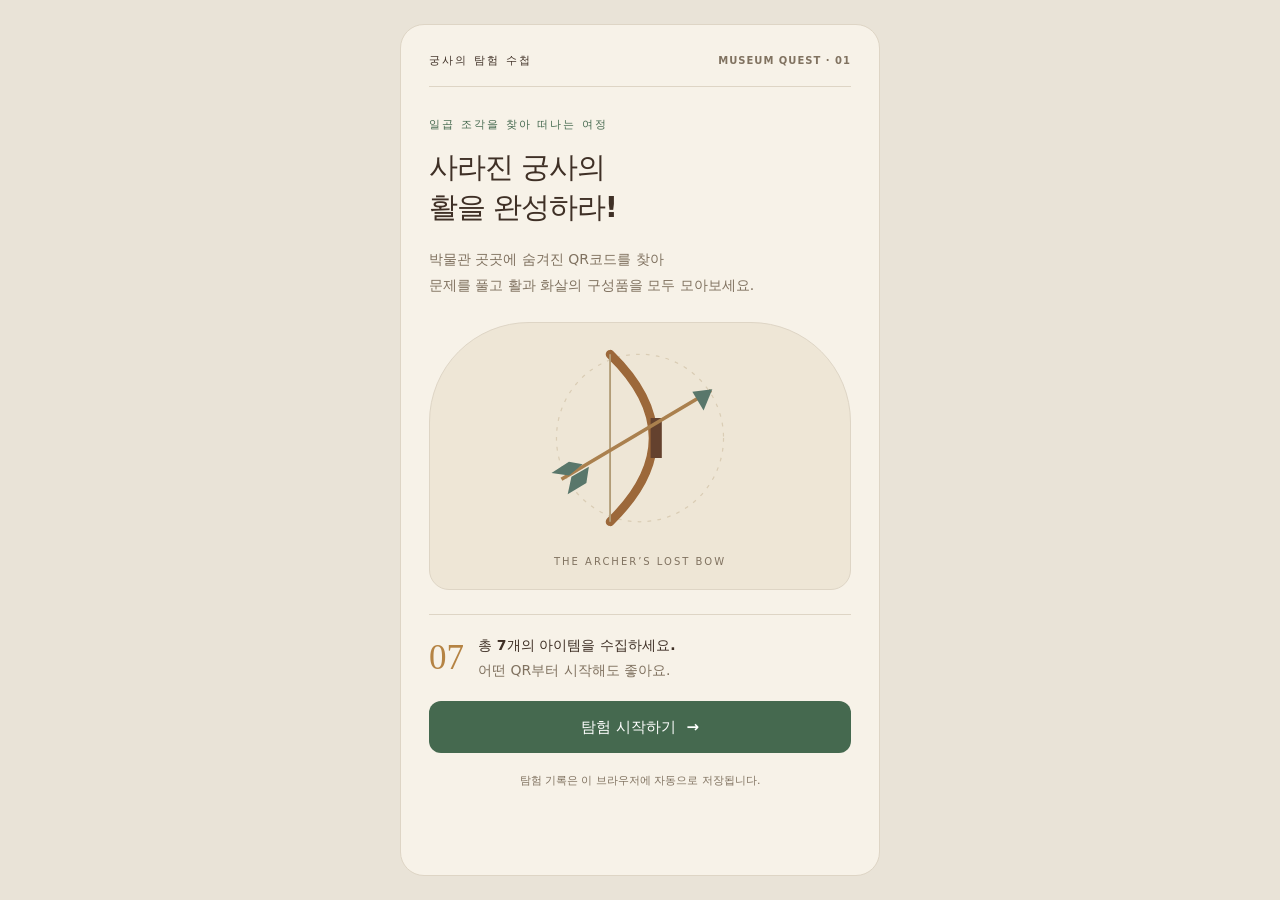
<file: index.html>
<!doctype html>
<html lang="ko"><head><meta charset="utf-8"><meta name="viewport" content="width=device-width, initial-scale=1"><title>사라진 궁사의 활을 완성하라!</title><link rel="stylesheet" href="css/style.css"><script defer src="js/data.js"></script><script defer src="js/storage.js"></script><script defer src="js/index.js"></script></head>
<body><main class="app"><header class="masthead"><span>궁사의 탐험 수첩</span><span class="edition">MUSEUM QUEST · 01</span></header><p class="eyebrow">일곱 조각을 찾아 떠나는 여정</p><h1>사라진 궁사의<br>활을 완성하라!</h1><p class="muted">박물관 곳곳에 숨겨진 QR코드를 찾아<br>문제를 풀고 활과 화살의 구성품을 모두 모아보세요.</p><div class="hero-art"><img src="assets/images/complete.svg" alt="완성할 활과 화살의 일러스트"><p class="art-caption">THE ARCHER’S LOST BOW</p></div><div class="goal"><span class="goal-number">07</span><div><p><strong>총 7개의 아이템을 수집하세요.</strong></p><p class="muted">어떤 QR부터 시작해도 좋아요.</p></div></div><a class="button" href="collection.html">탐험 시작하기 <span aria-hidden="true">&nbsp; →</span></a><p id="saved-progress" class="footnote">탐험 기록은 이 브라우저에 자동으로 저장됩니다.</p></main></body></html>
</file>
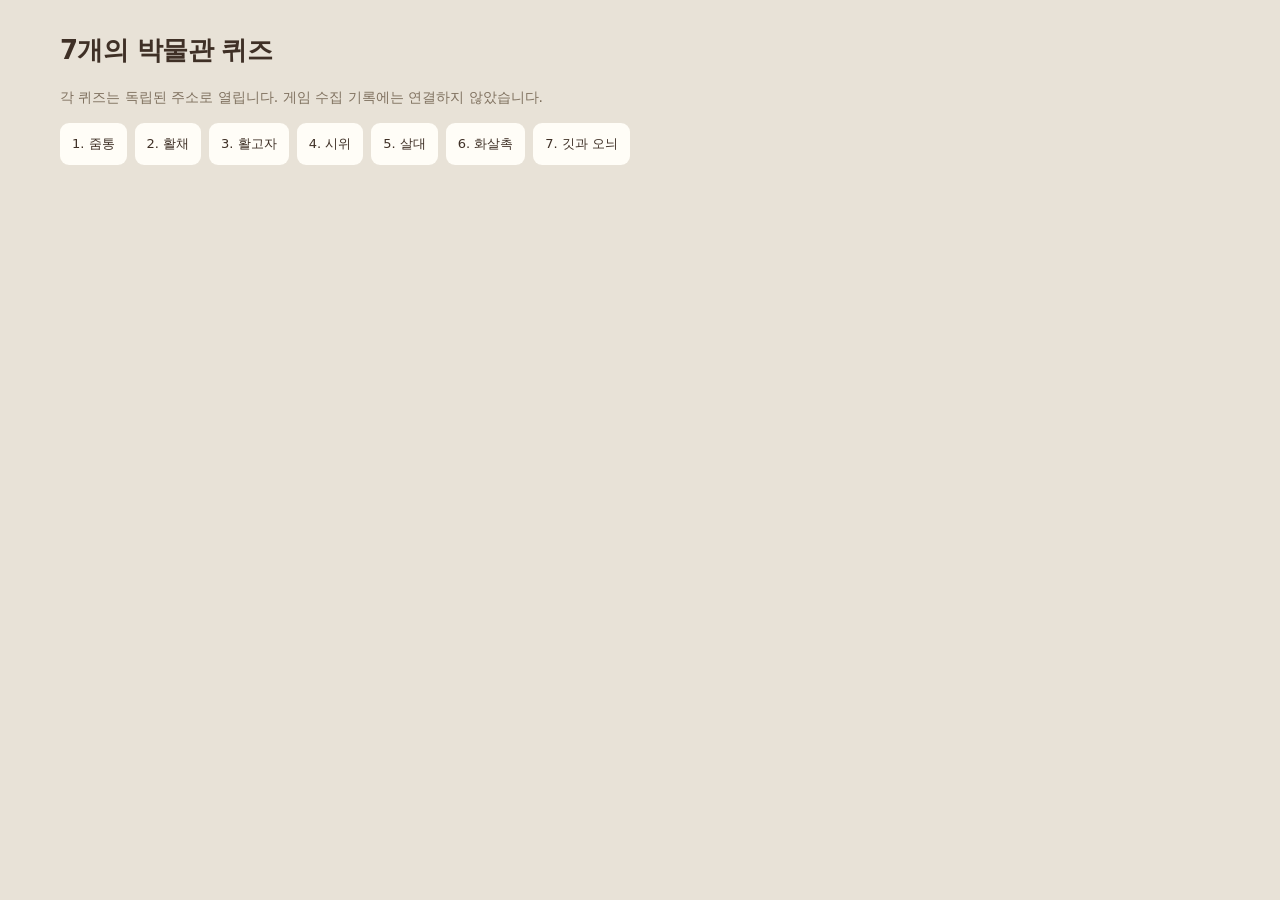
<file: quizzes/index.html>
<!doctype html><html lang="ko"><head><meta charset="utf-8"><meta name="viewport" content="width=device-width,initial-scale=1"><title>독립 박물관 퀴즈</title><link rel="stylesheet" href="style.css"></head><body><main class="intro"><h1>7개의 박물관 퀴즈</h1><p>각 퀴즈는 독립된 주소로 열립니다. 게임 수집 기록에는 연결하지 않았습니다.</p><nav class="nav"><a href="grip.html">1. 줌통</a><a href="upper.html">2. 활채</a><a href="lower.html">3. 활고자</a><a href="string.html">4. 시위</a><a href="shaft.html">5. 살대</a><a href="arrowhead.html">6. 화살촉</a><a href="feather.html">7. 깃과 오늬</a></nav></main></body></html>
</file>
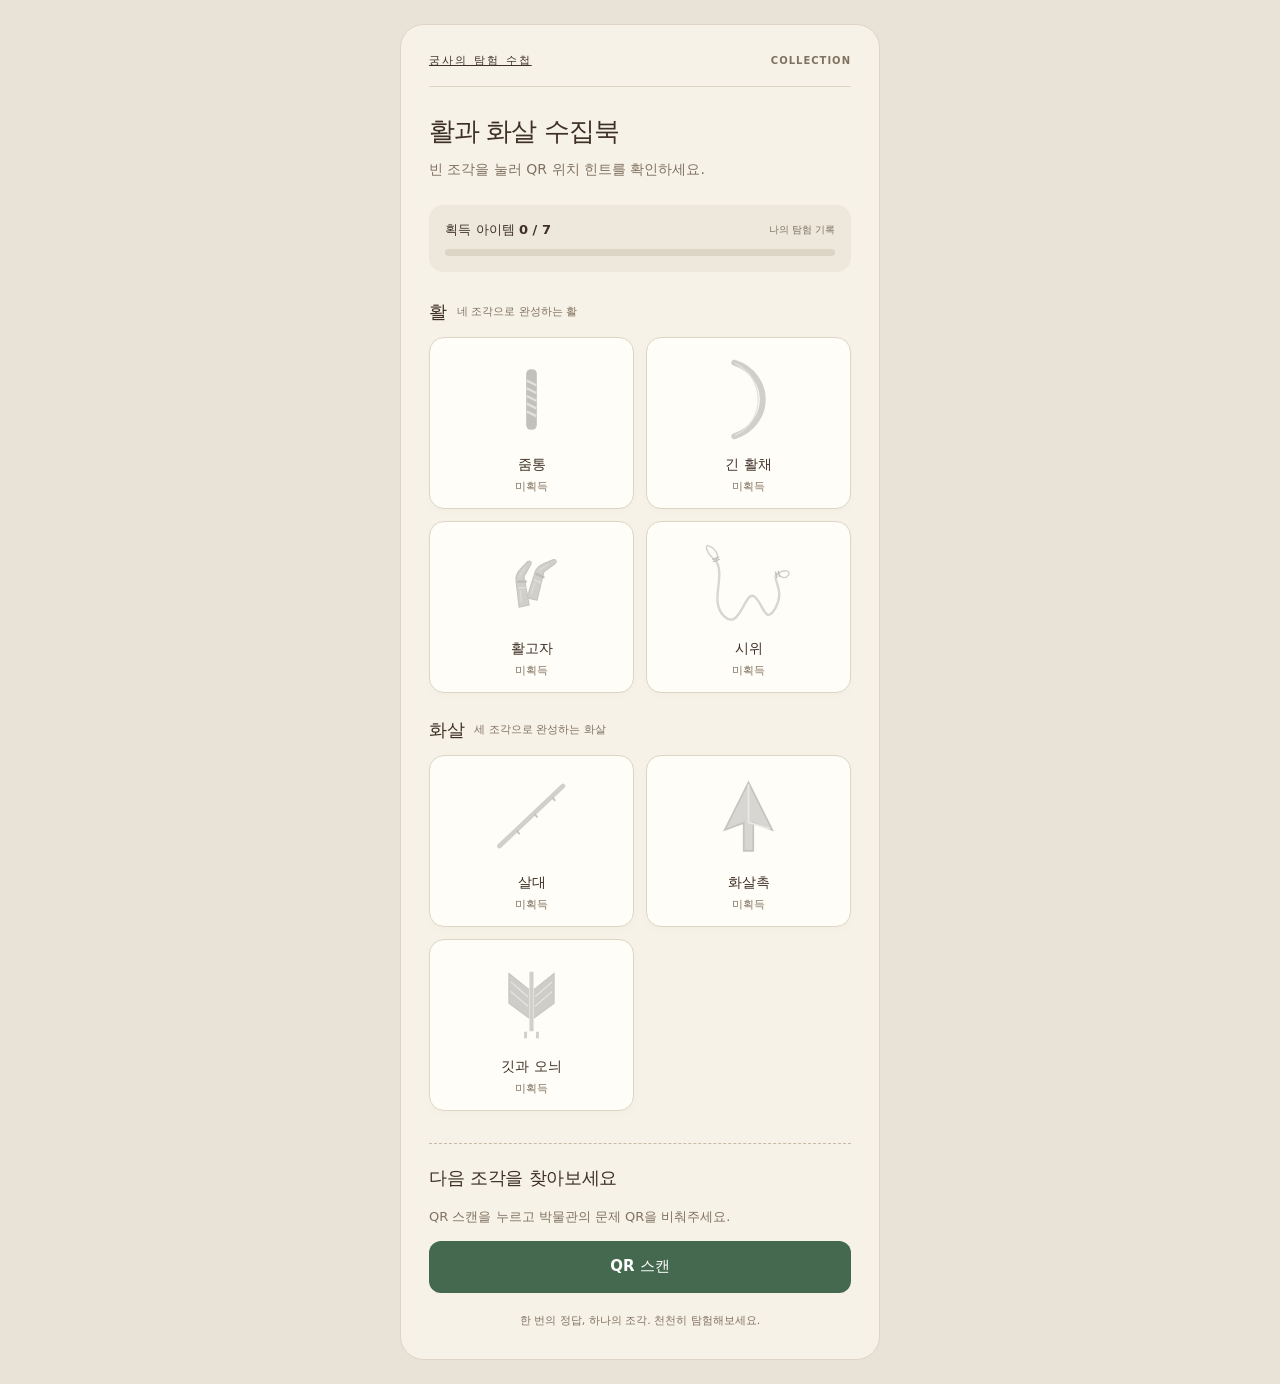
<file: collection.html>
<!doctype html>
<html lang="ko"><head><meta charset="utf-8"><meta name="viewport" content="width=device-width, initial-scale=1"><title>활과 화살 수집북</title><link rel="stylesheet" href="css/style.css"><script defer src="js/data.js"></script><script defer src="js/storage.js"></script><script defer src="js/collection.js"></script><script defer src="js/vendor/jsQR.js"></script><script defer src="js/qr-route.js"></script><script defer src="js/scanner.js"></script></head>
<body><main class="app"><header class="masthead"><a href="index.html">궁사의 탐험 수첩</a><span class="edition">COLLECTION</span></header><div class="page-top"><h1>활과 화살 수집북</h1><p class="muted">빈 조각을 눌러 QR 위치 힌트를 확인하세요.</p></div><div class="progress-block"><div class="progress-label"><span id="progress-text" aria-live="polite">획득 아이템 0 / 7</span><span class="small-tag">나의 탐험 기록</span></div><progress id="collection-progress" value="0" max="7" aria-label="아이템 수집 진행도"></progress></div><section><div class="section-heading"><h2>활</h2><span>네 조각으로 완성하는 활</span></div><div class="item-grid" id="bow-items"></div></section><section><div class="section-heading"><h2>화살</h2><span>세 조각으로 완성하는 화살</span></div><div class="item-grid" id="arrow-items"></div></section><a id="complete-link" class="button secondary" href="complete.html" hidden>완성된 활과 화살 보기</a><section class="scan-entry"><h2>다음 조각을 찾아보세요</h2><p class="muted">QR 스캔을 누르고 박물관의 문제 QR을 비춰주세요.</p><button class="button" id="open-scanner" type="button">QR 스캔</button></section><p class="footnote">한 번의 정답, 하나의 조각. 천천히 탐험해보세요.</p></main><dialog id="item-dialog" aria-labelledby="dialog-title" aria-describedby="dialog-description"><h2 id="dialog-title"></h2><p id="dialog-description"></p><div id="hint-area"><h3>QR 위치 힌트</h3><p id="dialog-hint"></p></div><button class="button" id="close-dialog" type="button">확인</button></dialog><dialog id="scanner-dialog" aria-labelledby="scanner-title">
<h2 id="scanner-title">QR 스캔</h2>
<p class="muted">QR을 비추면 해당 문제로 자동 이동합니다.</p>

<section id="camera-panel" hidden><video id="camera-preview" autoplay muted playsinline aria-label="카메라 미리보기"></video><p id="camera-status" role="status" aria-live="polite"></p><p class="footnote">문제 QR 전체가 화면에 보이도록 비춰주세요. 인식하면 해당 문제로 이동합니다.</p><button id="stop-camera" class="button secondary" type="button">수집북으로 돌아가기</button></section>


</dialog></body></html>
</file>
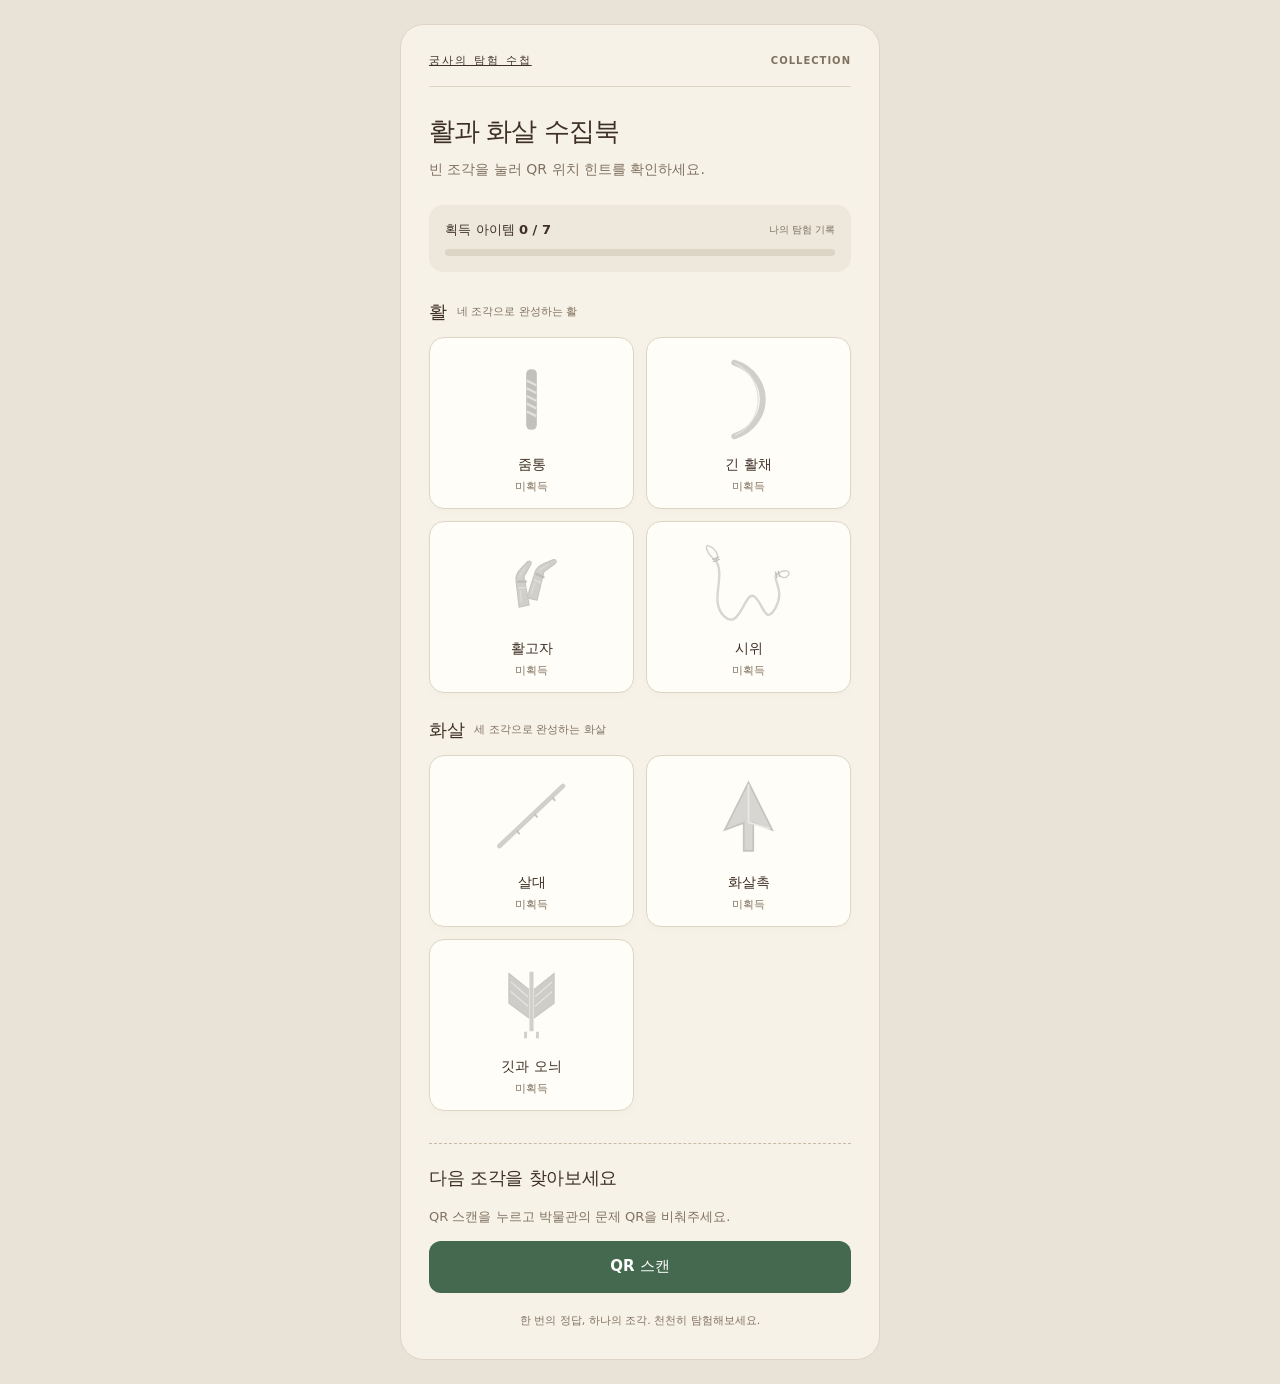
<file: complete.html>
<!doctype html>
<html lang="ko"><head><meta charset="utf-8"><meta name="viewport" content="width=device-width, initial-scale=1"><title>탐험 완료 · 궁사의 탐험 수첩</title><link rel="stylesheet" href="css/style.css"><script defer src="js/data.js"></script><script defer src="js/storage.js"></script><script defer src="js/complete.js"></script></head>
<body><main class="app complete"><header class="masthead"><span>궁사의 탐험 수첩</span><span class="edition">QUEST COMPLETE</span></header><div class="stamp" aria-label="7개 중 7개 수집 완료">탐험 완료<br>7 / 7</div><p class="eyebrow">궁사의 활이 다시 깨어났습니다</p><h1>축하합니다!</h1><p>모든 활과 화살의 구성품을 찾았습니다.</p><div class="hero-art"><img id="completed-bow" src="assets/images/complete.svg" alt="모든 구성품이 모여 완성된 활과 화살"></div><p>흩어져 있던 부품이 모여<br>하나의 활과 화살이 완성되었습니다!</p><a class="button" href="collection.html?view=all">수집북 다시 보기</a><button id="reset-game" class="button secondary" type="button">게임 초기화</button><p id="reset-error" class="error-text" role="alert"></p></main></body></html>
</file>
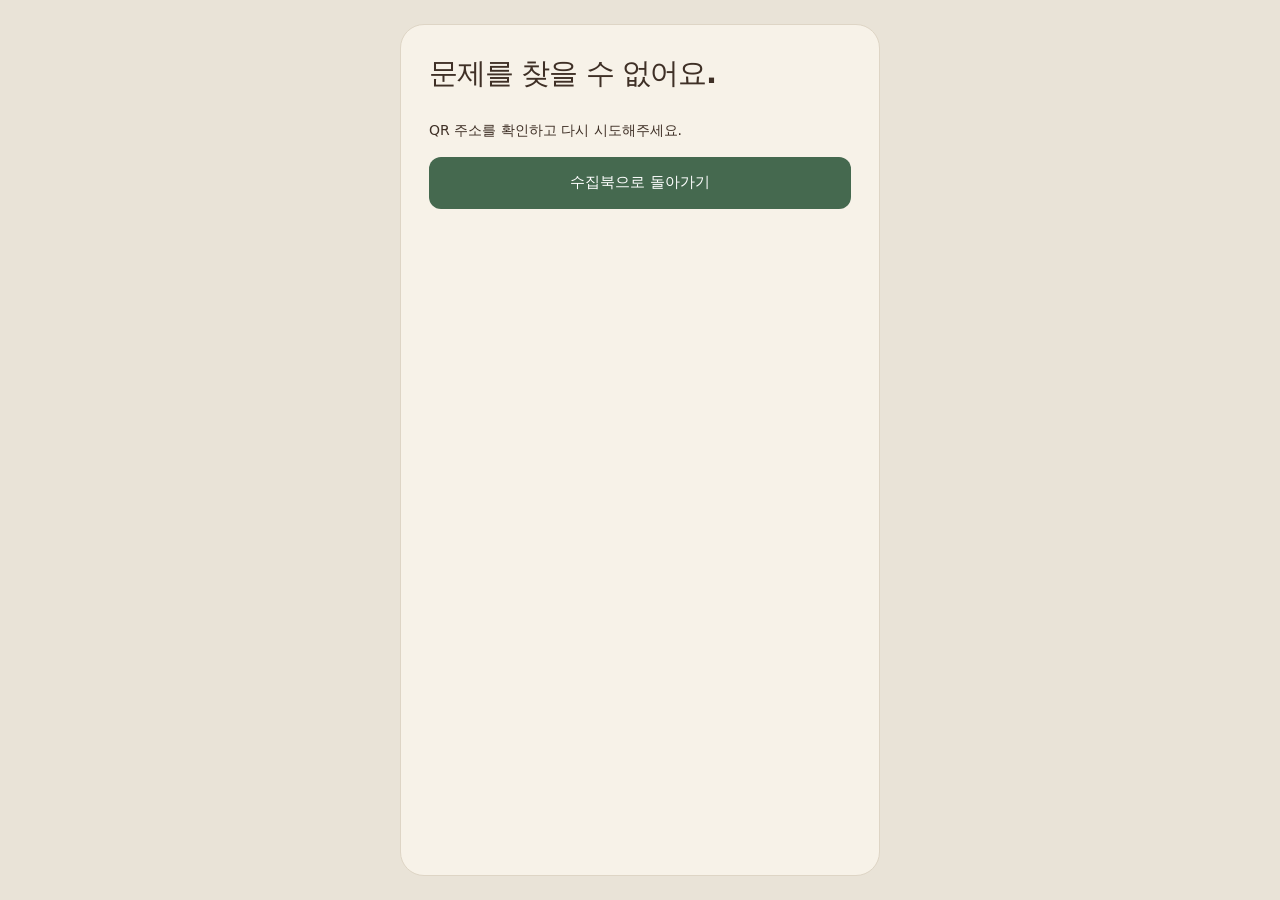
<file: quiz.html>
<!doctype html><html lang="ko"><head><meta charset="utf-8"><meta name="viewport" content="width=device-width,initial-scale=1"><title>박물관 퀴즈로 이동</title><link rel="stylesheet" href="css/style.css"><script defer src="js/data.js"></script><script defer src="js/quiz.js"></script></head><body><main class="app"><section id="invalid-quiz" hidden><h1>문제를 찾을 수 없어요.</h1><p>QR 주소를 확인하고 다시 시도해주세요.</p></section><a class="button" href="collection.html">수집북으로 돌아가기</a></main></body></html>
</file>
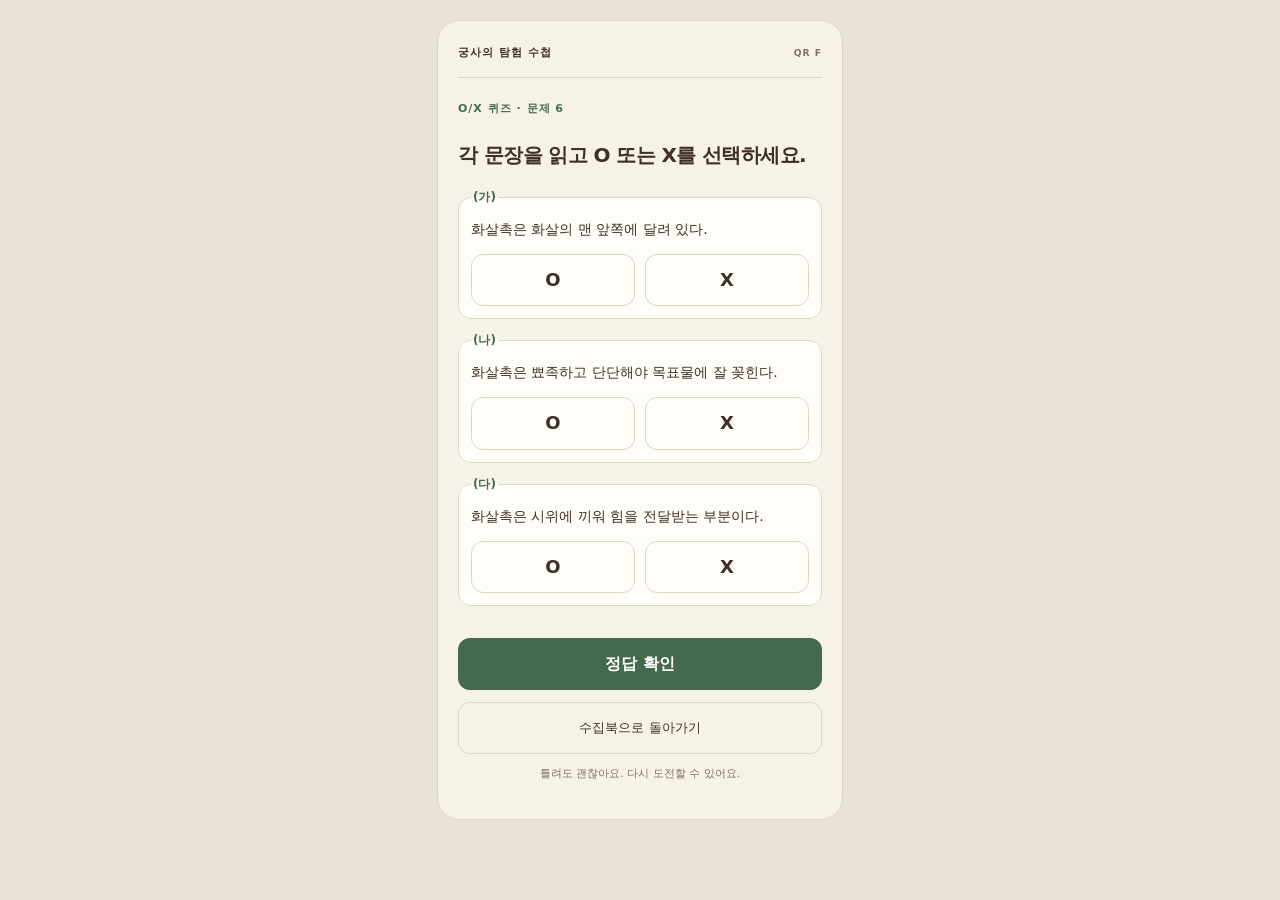
<file: quizzes/arrowhead.html>
<!doctype html><html lang="ko"><head><meta charset="utf-8"><meta name="viewport" content="width=device-width,initial-scale=1"><title>화살촉 퀴즈</title><link rel="stylesheet" href="style.css"><link rel="stylesheet" href="interactions.css"><script defer src="../js/data.js"></script><script defer src="../js/storage.js"></script><script defer src="data.js"></script><script defer src="interactions.js"></script><script defer src="reward.js"></script><script defer src="quiz.js"></script><link rel="stylesheet" href="reward.css"></head><body><main class="single"><section class="phone" id="quiz-6"><header><span>궁사의 탐험 수첩</span><small>QR F</small></header><p class="eyebrow">O/X 퀴즈 · 문제 6</p><h1>각 문장을 읽고 O 또는 X를 선택하세요.</h1><form data-quiz="arrowhead"><fieldset class="statement"><legend>(가)</legend><p>화살촉은 화살의 맨 앞쪽에 달려 있다.</p><div class="ox"><label class="option"><input type="radio" name="ox-5-0" value="O"><span>O</span></label><label class="option"><input type="radio" name="ox-5-0" value="X"><span>X</span></label></div></fieldset><fieldset class="statement"><legend>(나)</legend><p>화살촉은 뾰족하고 단단해야 목표물에 잘 꽂힌다.</p><div class="ox"><label class="option"><input type="radio" name="ox-5-1" value="O"><span>O</span></label><label class="option"><input type="radio" name="ox-5-1" value="X"><span>X</span></label></div></fieldset><fieldset class="statement"><legend>(다)</legend><p>화살촉은 시위에 끼워 힘을 전달받는 부분이다.</p><div class="ox"><label class="option"><input type="radio" name="ox-5-2" value="O"><span>O</span></label><label class="option"><input type="radio" name="ox-5-2" value="X"><span>X</span></label></div></fieldset><button class="submit" type="submit">정답 확인</button><p class="preview-message" role="status"></p></form><a class="back" href="../collection.html">수집북으로 돌아가기</a><p class="footnote">틀려도 괜찮아요. 다시 도전할 수 있어요.</p></section></main></body></html>
</file>
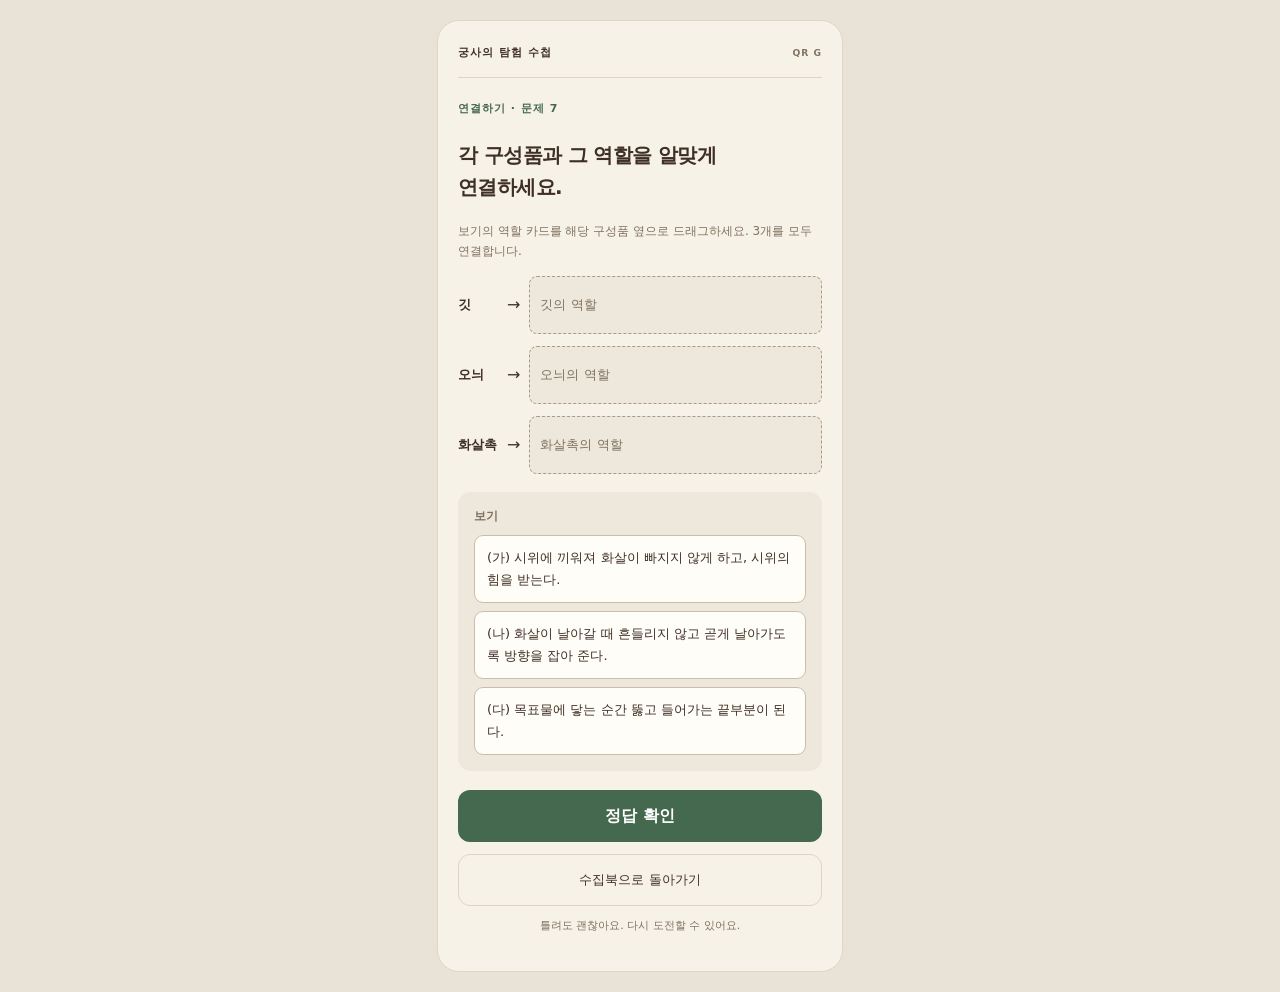
<file: quizzes/feather.html>
<!doctype html><html lang="ko"><head><meta charset="utf-8"><meta name="viewport" content="width=device-width,initial-scale=1"><title>깃과 오늬 퀴즈</title><link rel="stylesheet" href="style.css"><link rel="stylesheet" href="interactions.css"><script defer src="../js/data.js"></script><script defer src="../js/storage.js"></script><script defer src="data.js"></script><script defer src="interactions.js"></script><script defer src="reward.js"></script><script defer src="quiz.js"></script><link rel="stylesheet" href="reward.css"></head><body><main class="single"><section class="phone" id="quiz-7"><header><span>궁사의 탐험 수첩</span><small>QR G</small></header><p class="eyebrow">연결하기 · 문제 7</p><h1>각 구성품과 그 역할을 알맞게 연결하세요.</h1><form data-quiz="feather"><div class="drag-task"><p class="help">보기의 역할 카드를 해당 구성품 옆으로 드래그하세요. 3개를 모두 연결합니다.</p><div class="match-target"><strong>깃</strong><span aria-hidden="true">→</span><button type="button" class="drop-slot" data-placeholder="깃의 역할" aria-label="깃의 역할">깃의 역할</button></div><div class="match-target"><strong>오늬</strong><span aria-hidden="true">→</span><button type="button" class="drop-slot" data-placeholder="오늬의 역할" aria-label="오늬의 역할">오늬의 역할</button></div><div class="match-target"><strong>화살촉</strong><span aria-hidden="true">→</span><button type="button" class="drop-slot" data-placeholder="화살촉의 역할" aria-label="화살촉의 역할">화살촉의 역할</button></div><div class="drag-bank"><h3>보기</h3><div class="bank-items"><button type="button" class="drag-token" data-key="0">(가) 시위에 끼워져 화살이 빠지지 않게 하고, 시위의 힘을 받는다.</button><button type="button" class="drag-token" data-key="1">(나) 화살이 날아갈 때 흔들리지 않고 곧게 날아가도록 방향을 잡아 준다.</button><button type="button" class="drag-token" data-key="2">(다) 목표물에 닿는 순간 뚫고 들어가는 끝부분이 된다.</button></div></div></div><button class="submit" type="submit">정답 확인</button><p class="preview-message" role="status"></p></form><a class="back" href="../collection.html">수집북으로 돌아가기</a><p class="footnote">틀려도 괜찮아요. 다시 도전할 수 있어요.</p></section></main></body></html>
</file>
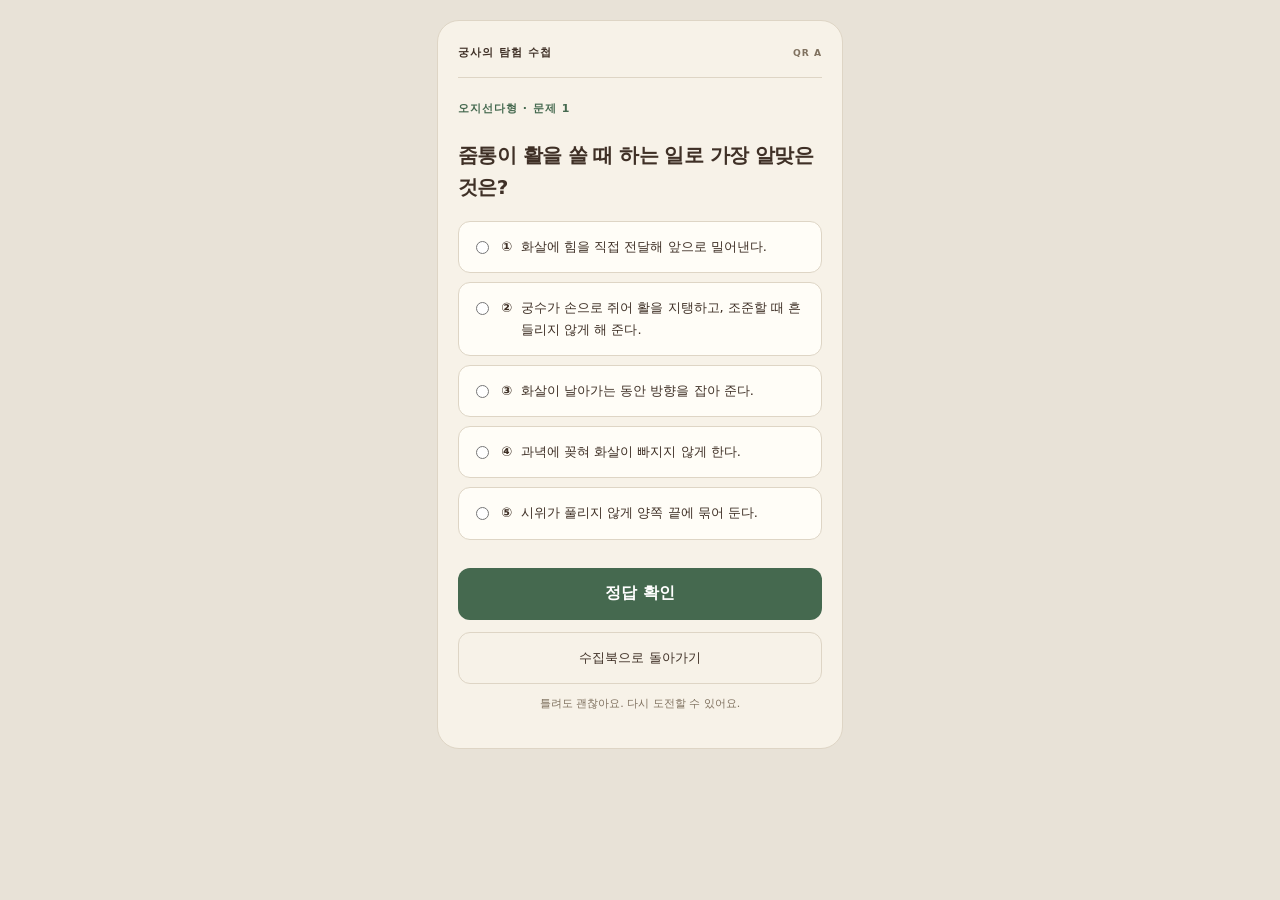
<file: quizzes/grip.html>
<!doctype html><html lang="ko"><head><meta charset="utf-8"><meta name="viewport" content="width=device-width,initial-scale=1"><title>줌통 퀴즈</title><link rel="stylesheet" href="style.css"><link rel="stylesheet" href="interactions.css"><script defer src="../js/data.js"></script><script defer src="../js/storage.js"></script><script defer src="data.js"></script><script defer src="interactions.js"></script><script defer src="reward.js"></script><script defer src="quiz.js"></script><link rel="stylesheet" href="reward.css"></head><body><main class="single"><section class="phone" id="quiz-1"><header><span>궁사의 탐험 수첩</span><small>QR A</small></header><p class="eyebrow">오지선다형 · 문제 1</p><h1>줌통이 활을 쏠 때 하는 일로 가장 알맞은 것은?</h1><form data-quiz="grip"><label class="option"><input type="radio" name="choice-0" value="0"><span class="number">①</span><span>화살에 힘을 직접 전달해 앞으로 밀어낸다.</span></label><label class="option"><input type="radio" name="choice-0" value="1"><span class="number">②</span><span>궁수가 손으로 쥐어 활을 지탱하고, 조준할 때 흔들리지 않게 해 준다.</span></label><label class="option"><input type="radio" name="choice-0" value="2"><span class="number">③</span><span>화살이 날아가는 동안 방향을 잡아 준다.</span></label><label class="option"><input type="radio" name="choice-0" value="3"><span class="number">④</span><span>과녁에 꽂혀 화살이 빠지지 않게 한다.</span></label><label class="option"><input type="radio" name="choice-0" value="4"><span class="number">⑤</span><span>시위가 풀리지 않게 양쪽 끝에 묶어 둔다.</span></label><button class="submit" type="submit">정답 확인</button><p class="preview-message" role="status"></p></form><a class="back" href="../collection.html">수집북으로 돌아가기</a><p class="footnote">틀려도 괜찮아요. 다시 도전할 수 있어요.</p></section></main></body></html>
</file>
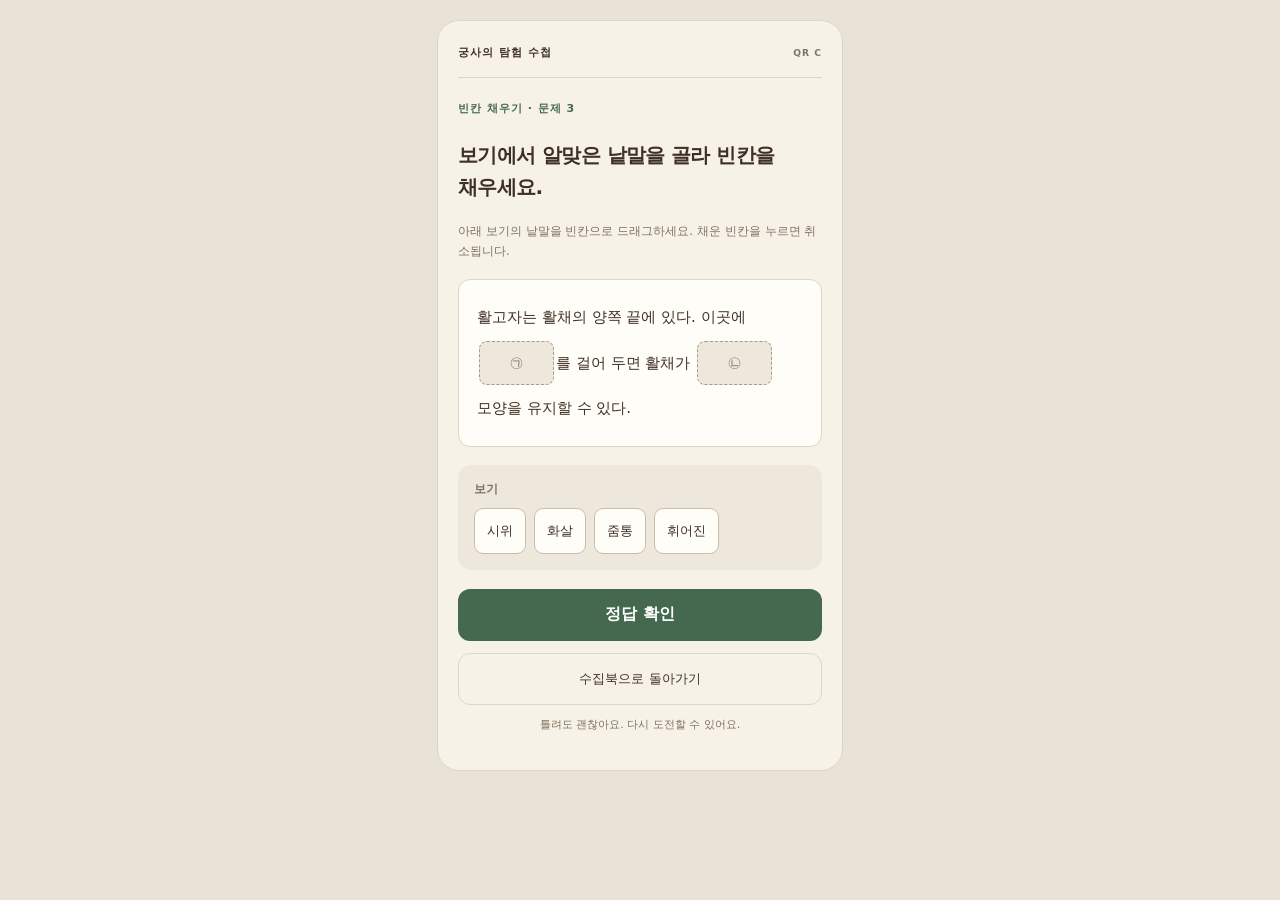
<file: quizzes/lower.html>
<!doctype html><html lang="ko"><head><meta charset="utf-8"><meta name="viewport" content="width=device-width,initial-scale=1"><title>활고자 퀴즈</title><link rel="stylesheet" href="style.css"><link rel="stylesheet" href="interactions.css"><script defer src="../js/data.js"></script><script defer src="../js/storage.js"></script><script defer src="data.js"></script><script defer src="interactions.js"></script><script defer src="reward.js"></script><script defer src="quiz.js"></script><link rel="stylesheet" href="reward.css"></head><body><main class="single"><section class="phone" id="quiz-3"><header><span>궁사의 탐험 수첩</span><small>QR C</small></header><p class="eyebrow">빈칸 채우기 · 문제 3</p><h1>보기에서 알맞은 낱말을 골라 빈칸을 채우세요.</h1><form data-quiz="lower"><div class="drag-task"><p class="help">아래 보기의 낱말을 빈칸으로 드래그하세요. 채운 빈칸을 누르면 취소됩니다.</p><div class="passage">활고자는 활채의 양쪽 끝에 있다. 이곳에 <button type="button" class="drop-slot" data-placeholder="㉠" aria-label="㉠">㉠</button>를 걸어 두면 활채가 <button type="button" class="drop-slot" data-placeholder="㉡" aria-label="㉡">㉡</button> 모양을 유지할 수 있다.</div><div class="drag-bank"><h3>보기</h3><div class="bank-items"><button type="button" class="drag-token" data-key="0">시위</button><button type="button" class="drag-token" data-key="1">화살</button><button type="button" class="drag-token" data-key="2">줌통</button><button type="button" class="drag-token" data-key="3">휘어진</button></div></div></div><button class="submit" type="submit">정답 확인</button><p class="preview-message" role="status"></p></form><a class="back" href="../collection.html">수집북으로 돌아가기</a><p class="footnote">틀려도 괜찮아요. 다시 도전할 수 있어요.</p></section></main></body></html>
</file>
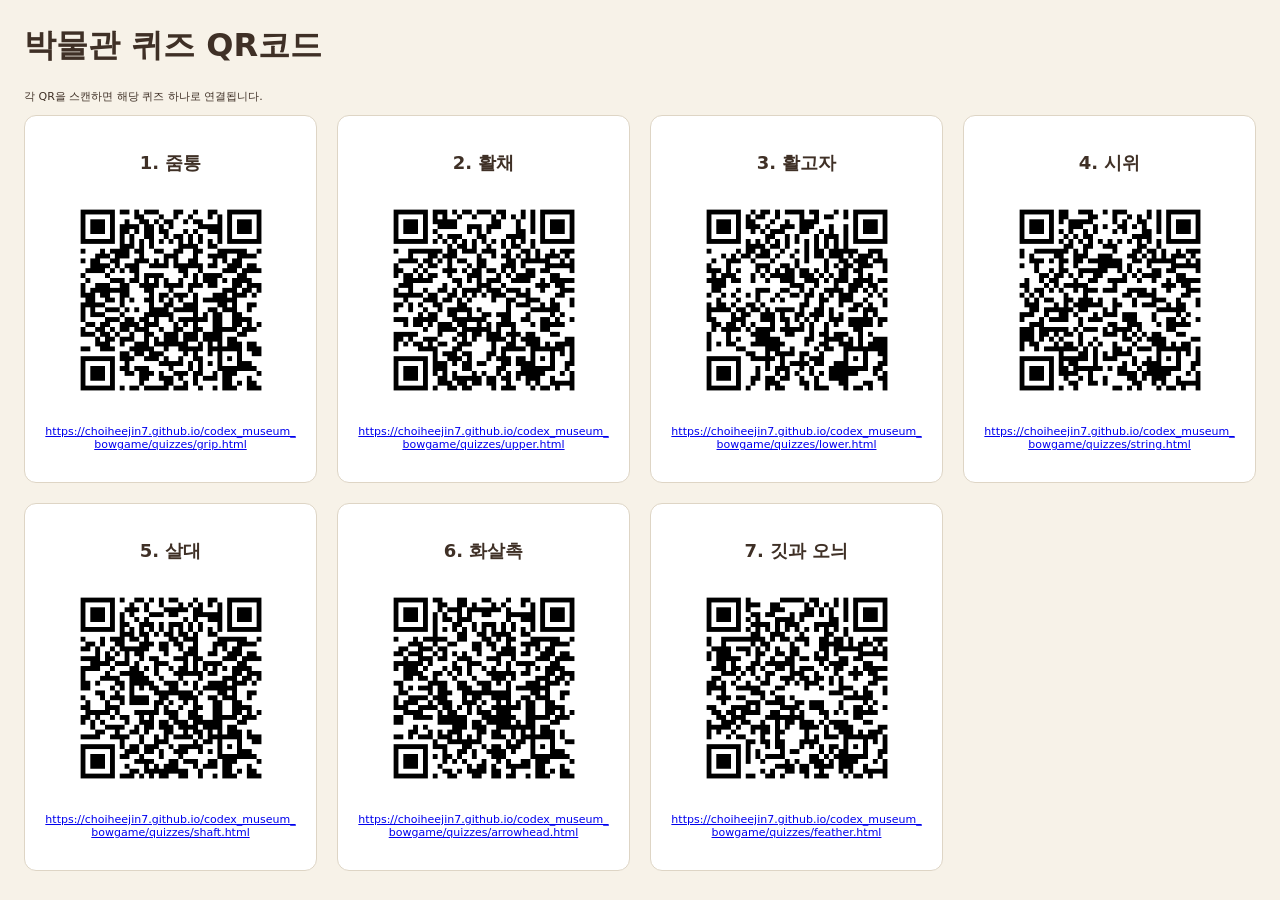
<file: quizzes/qr-codes.html>
<!doctype html><html lang="ko"><meta charset="utf-8"><meta name="viewport" content="width=device-width,initial-scale=1"><title>박물관 퀴즈 QR 7개</title><style>body{font-family:system-ui;background:#f7f2e8;color:#3f3026;margin:24px}main{display:grid;grid-template-columns:repeat(auto-fit,minmax(260px,1fr));gap:20px}article{background:white;border:1px solid #ded5c5;border-radius:12px;padding:20px;text-align:center;break-inside:avoid}img{width:220px;max-width:100%}p{font-size:11px;overflow-wrap:anywhere}h2{font-size:18px}@media print{body{background:white}main{grid-template-columns:repeat(2,1fr)}article{border-radius:0}}</style><h1>박물관 퀴즈 QR코드</h1><p>각 QR을 스캔하면 해당 퀴즈 하나로 연결됩니다.</p><main><article><h2>1. 줌통</h2><img src="qr-codes/grip.png" alt="줌통 퀴즈 QR"><p><a href="https://choiheejin7.github.io/codex_museum_bowgame/quizzes/grip.html">https://choiheejin7.github.io/codex_museum_bowgame/quizzes/grip.html</a></p></article><article><h2>2. 활채</h2><img src="qr-codes/upper.png" alt="활채 퀴즈 QR"><p><a href="https://choiheejin7.github.io/codex_museum_bowgame/quizzes/upper.html">https://choiheejin7.github.io/codex_museum_bowgame/quizzes/upper.html</a></p></article><article><h2>3. 활고자</h2><img src="qr-codes/lower.png" alt="활고자 퀴즈 QR"><p><a href="https://choiheejin7.github.io/codex_museum_bowgame/quizzes/lower.html">https://choiheejin7.github.io/codex_museum_bowgame/quizzes/lower.html</a></p></article><article><h2>4. 시위</h2><img src="qr-codes/string.png" alt="시위 퀴즈 QR"><p><a href="https://choiheejin7.github.io/codex_museum_bowgame/quizzes/string.html">https://choiheejin7.github.io/codex_museum_bowgame/quizzes/string.html</a></p></article><article><h2>5. 살대</h2><img src="qr-codes/shaft.png" alt="살대 퀴즈 QR"><p><a href="https://choiheejin7.github.io/codex_museum_bowgame/quizzes/shaft.html">https://choiheejin7.github.io/codex_museum_bowgame/quizzes/shaft.html</a></p></article><article><h2>6. 화살촉</h2><img src="qr-codes/arrowhead.png" alt="화살촉 퀴즈 QR"><p><a href="https://choiheejin7.github.io/codex_museum_bowgame/quizzes/arrowhead.html">https://choiheejin7.github.io/codex_museum_bowgame/quizzes/arrowhead.html</a></p></article><article><h2>7. 깃과 오늬</h2><img src="qr-codes/feather.png" alt="깃과 오늬 퀴즈 QR"><p><a href="https://choiheejin7.github.io/codex_museum_bowgame/quizzes/feather.html">https://choiheejin7.github.io/codex_museum_bowgame/quizzes/feather.html</a></p></article></main></html>
</file>
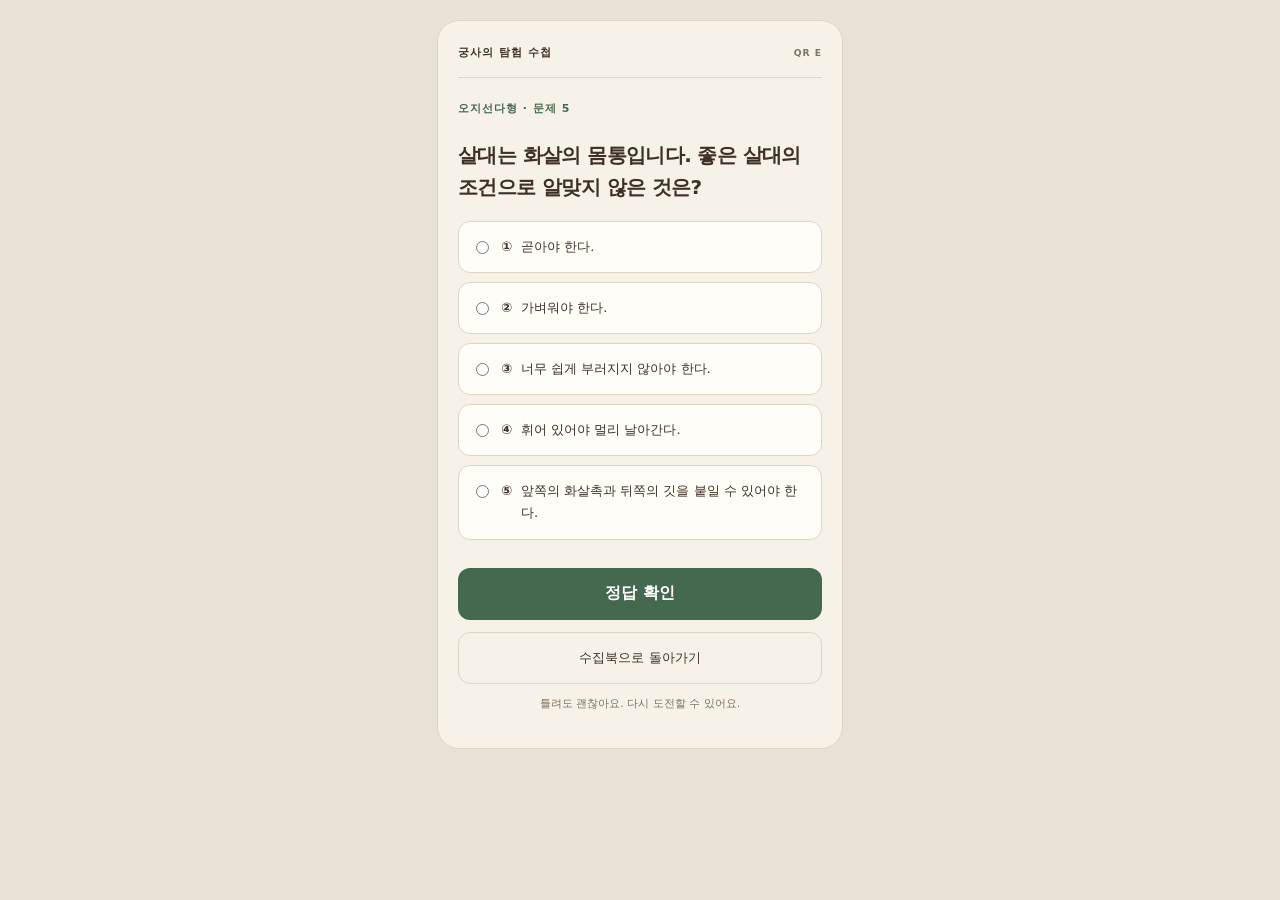
<file: quizzes/shaft.html>
<!doctype html><html lang="ko"><head><meta charset="utf-8"><meta name="viewport" content="width=device-width,initial-scale=1"><title>살대 퀴즈</title><link rel="stylesheet" href="style.css"><link rel="stylesheet" href="interactions.css"><script defer src="../js/data.js"></script><script defer src="../js/storage.js"></script><script defer src="data.js"></script><script defer src="interactions.js"></script><script defer src="reward.js"></script><script defer src="quiz.js"></script><link rel="stylesheet" href="reward.css"></head><body><main class="single"><section class="phone" id="quiz-5"><header><span>궁사의 탐험 수첩</span><small>QR E</small></header><p class="eyebrow">오지선다형 · 문제 5</p><h1>살대는 화살의 몸통입니다. 좋은 살대의 조건으로 알맞지 않은 것은?</h1><form data-quiz="shaft"><label class="option"><input type="radio" name="choice-4" value="0"><span class="number">①</span><span>곧아야 한다.</span></label><label class="option"><input type="radio" name="choice-4" value="1"><span class="number">②</span><span>가벼워야 한다.</span></label><label class="option"><input type="radio" name="choice-4" value="2"><span class="number">③</span><span>너무 쉽게 부러지지 않아야 한다.</span></label><label class="option"><input type="radio" name="choice-4" value="3"><span class="number">④</span><span>휘어 있어야 멀리 날아간다.</span></label><label class="option"><input type="radio" name="choice-4" value="4"><span class="number">⑤</span><span>앞쪽의 화살촉과 뒤쪽의 깃을 붙일 수 있어야 한다.</span></label><button class="submit" type="submit">정답 확인</button><p class="preview-message" role="status"></p></form><a class="back" href="../collection.html">수집북으로 돌아가기</a><p class="footnote">틀려도 괜찮아요. 다시 도전할 수 있어요.</p></section></main></body></html>
</file>
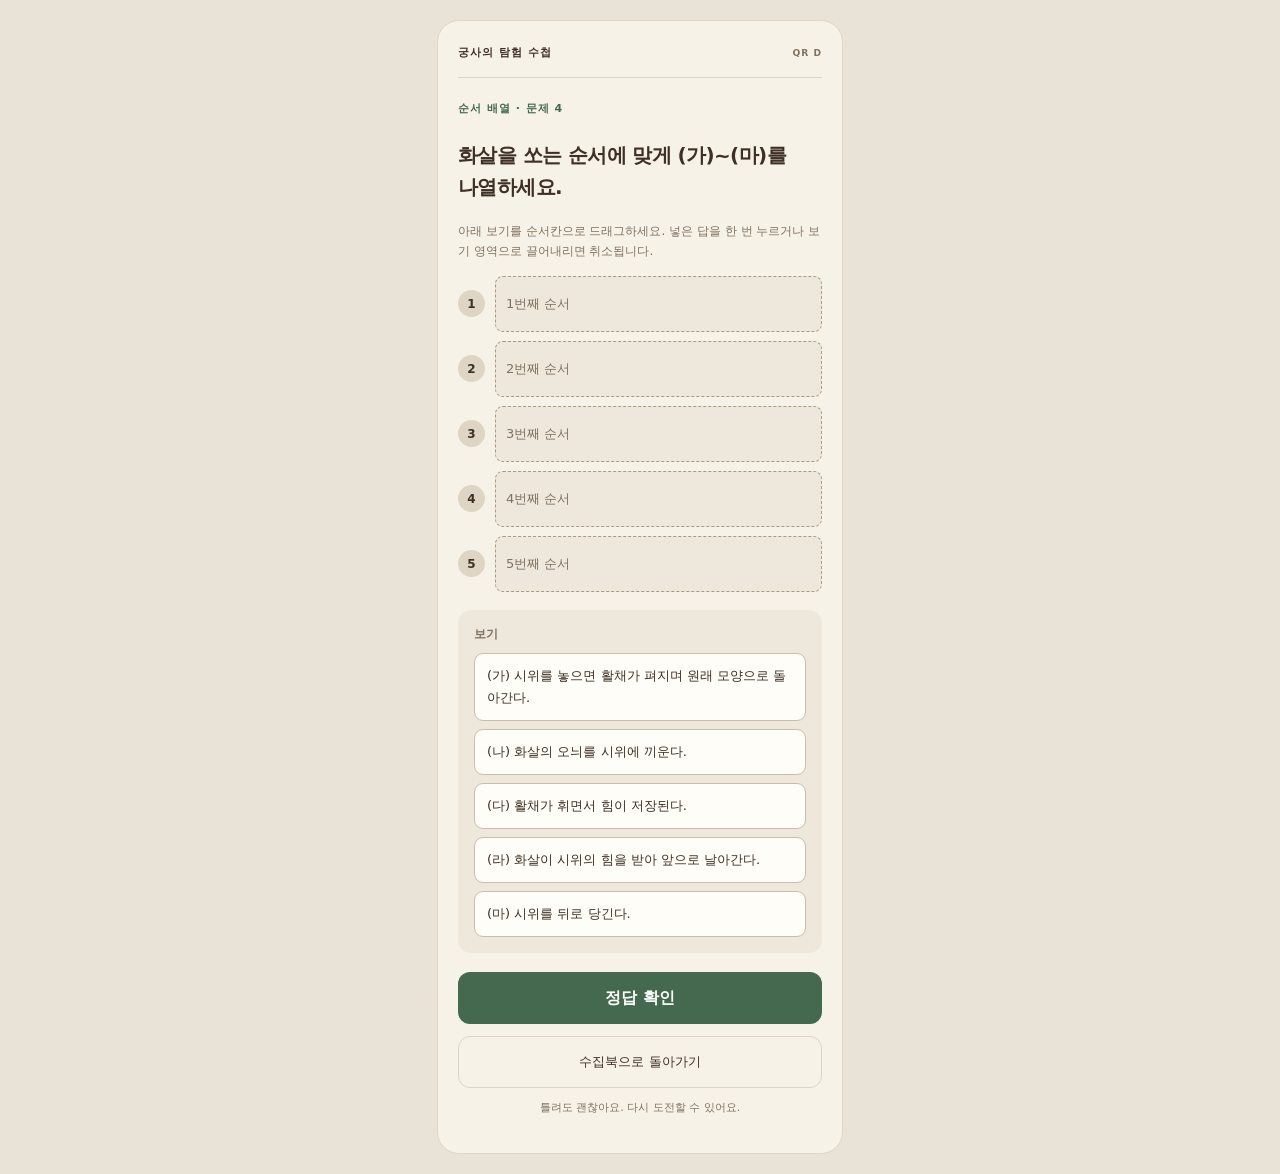
<file: quizzes/string.html>
<!doctype html><html lang="ko"><head><meta charset="utf-8"><meta name="viewport" content="width=device-width,initial-scale=1"><title>시위 퀴즈</title><link rel="stylesheet" href="style.css"><link rel="stylesheet" href="interactions.css"><script defer src="../js/data.js"></script><script defer src="../js/storage.js"></script><script defer src="data.js"></script><script defer src="interactions.js"></script><script defer src="reward.js"></script><script defer src="quiz.js"></script><link rel="stylesheet" href="reward.css"></head><body><main class="single"><section class="phone" id="quiz-4"><header><span>궁사의 탐험 수첩</span><small>QR D</small></header><p class="eyebrow">순서 배열 · 문제 4</p><h1>화살을 쏘는 순서에 맞게 (가)~(마)를 나열하세요.</h1><form data-quiz="string"><div class="drag-task"><p class="help">아래 보기를 순서칸으로 드래그하세요. 넣은 답을 한 번 누르거나 보기 영역으로 끌어내리면 취소됩니다.</p><div class="sequence-targets"><div class="sequence-row"><b>1</b><button type="button" class="drop-slot" data-placeholder="1번째 순서" aria-label="1번째 순서">1번째 순서</button></div><div class="sequence-row"><b>2</b><button type="button" class="drop-slot" data-placeholder="2번째 순서" aria-label="2번째 순서">2번째 순서</button></div><div class="sequence-row"><b>3</b><button type="button" class="drop-slot" data-placeholder="3번째 순서" aria-label="3번째 순서">3번째 순서</button></div><div class="sequence-row"><b>4</b><button type="button" class="drop-slot" data-placeholder="4번째 순서" aria-label="4번째 순서">4번째 순서</button></div><div class="sequence-row"><b>5</b><button type="button" class="drop-slot" data-placeholder="5번째 순서" aria-label="5번째 순서">5번째 순서</button></div></div><div class="drag-bank"><h3>보기</h3><div class="bank-items"><button type="button" class="drag-token" data-key="0">(가) 시위를 놓으면 활채가 펴지며 원래 모양으로 돌아간다.</button><button type="button" class="drag-token" data-key="1">(나) 화살의 오늬를 시위에 끼운다.</button><button type="button" class="drag-token" data-key="2">(다) 활채가 휘면서 힘이 저장된다.</button><button type="button" class="drag-token" data-key="3">(라) 화살이 시위의 힘을 받아 앞으로 날아간다.</button><button type="button" class="drag-token" data-key="4">(마) 시위를 뒤로 당긴다.</button></div></div></div><button class="submit" type="submit">정답 확인</button><p class="preview-message" role="status"></p></form><a class="back" href="../collection.html">수집북으로 돌아가기</a><p class="footnote">틀려도 괜찮아요. 다시 도전할 수 있어요.</p></section></main></body></html>
</file>
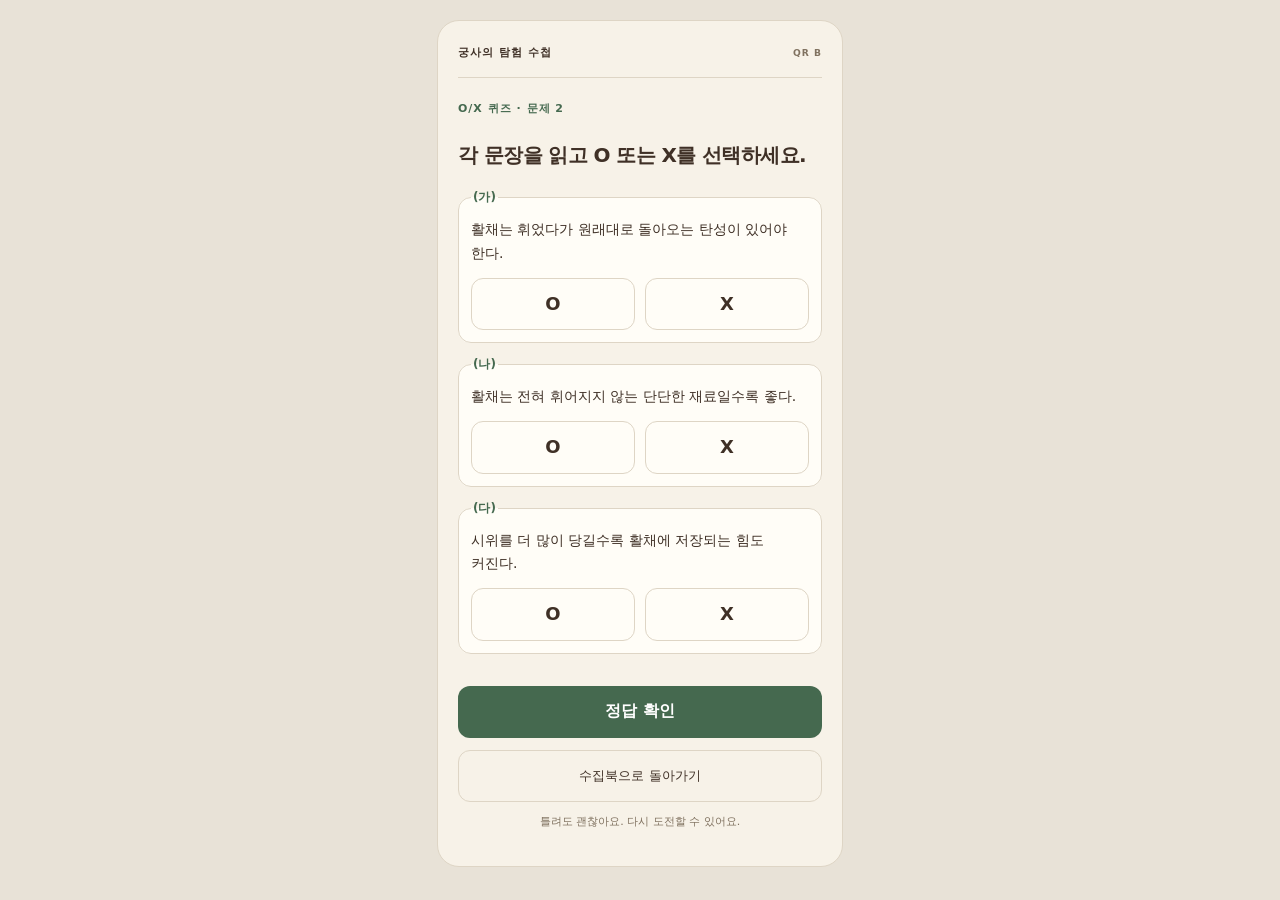
<file: quizzes/upper.html>
<!doctype html><html lang="ko"><head><meta charset="utf-8"><meta name="viewport" content="width=device-width,initial-scale=1"><title>활채 퀴즈</title><link rel="stylesheet" href="style.css"><link rel="stylesheet" href="interactions.css"><script defer src="../js/data.js"></script><script defer src="../js/storage.js"></script><script defer src="data.js"></script><script defer src="interactions.js"></script><script defer src="reward.js"></script><script defer src="quiz.js"></script><link rel="stylesheet" href="reward.css"></head><body><main class="single"><section class="phone" id="quiz-2"><header><span>궁사의 탐험 수첩</span><small>QR B</small></header><p class="eyebrow">O/X 퀴즈 · 문제 2</p><h1>각 문장을 읽고 O 또는 X를 선택하세요.</h1><form data-quiz="upper"><fieldset class="statement"><legend>(가)</legend><p>활채는 휘었다가 원래대로 돌아오는 탄성이 있어야 한다.</p><div class="ox"><label class="option"><input type="radio" name="ox-1-0" value="O"><span>O</span></label><label class="option"><input type="radio" name="ox-1-0" value="X"><span>X</span></label></div></fieldset><fieldset class="statement"><legend>(나)</legend><p>활채는 전혀 휘어지지 않는 단단한 재료일수록 좋다.</p><div class="ox"><label class="option"><input type="radio" name="ox-1-1" value="O"><span>O</span></label><label class="option"><input type="radio" name="ox-1-1" value="X"><span>X</span></label></div></fieldset><fieldset class="statement"><legend>(다)</legend><p>시위를 더 많이 당길수록 활채에 저장되는 힘도 커진다.</p><div class="ox"><label class="option"><input type="radio" name="ox-1-2" value="O"><span>O</span></label><label class="option"><input type="radio" name="ox-1-2" value="X"><span>X</span></label></div></fieldset><button class="submit" type="submit">정답 확인</button><p class="preview-message" role="status"></p></form><a class="back" href="../collection.html">수집북으로 돌아가기</a><p class="footnote">틀려도 괜찮아요. 다시 도전할 수 있어요.</p></section></main></body></html>
</file>
<file: css/style.css>
:root{color-scheme:light;--paper:#f7f2e8;--ink:#3f3026;--muted:#807260;--green:#45694f;--line:#ded5c5;--gold:#b58343;font-family:system-ui,-apple-system,'Segoe UI',sans-serif;color:var(--ink);background:#e9e3d7;font-synthesis:none}*{box-sizing:border-box}body{margin:0}button,input,a{-webkit-tap-highlight-color:transparent}button,input{font:inherit}button,a{touch-action:manipulation}button{cursor:pointer}a{color:inherit}button:focus-visible,a:focus-visible,input:focus-visible{outline:3px solid #b17a34;outline-offset:4px}[hidden]{display:none!important}.app{max-width:480px;min-height:100svh;margin:auto;padding:24px 22px 32px;background:var(--paper)}.masthead{display:flex;align-items:center;justify-content:space-between;font-size:11px;font-weight:750;letter-spacing:2px;padding-bottom:18px;border-bottom:1px solid var(--line)}.edition{color:var(--muted);font-size:10px;letter-spacing:1px}.eyebrow{font-size:11px;letter-spacing:2px;font-weight:800;color:var(--green);margin:28px 0 12px}h1,h2,p{margin-top:0}h1{font-size:29px;line-height:1.4;letter-spacing:-1.2px;word-break:keep-all}h2{font-size:18px;letter-spacing:-.4px}p{font-size:14px;line-height:1.8;word-break:keep-all}.muted{color:var(--muted)}.hero-art{position:relative;margin:24px 0;border:1px solid var(--line);border-radius:100px 100px 20px 20px;background:#eee6d6;overflow:hidden;text-align:center}.hero-art img{display:block;width:100%;height:230px;object-fit:contain;padding:15px}.art-caption{font-size:10px;letter-spacing:2px;color:var(--muted);margin:0 0 18px}.button{display:flex;align-items:center;justify-content:center;min-height:52px;width:100%;border:1px solid transparent;border-radius:12px;background:var(--green);color:white;font-weight:750;font-size:15px;text-decoration:none;padding:14px 16px;text-align:center}.button.secondary{background:transparent;color:var(--ink);border-color:var(--line);margin-top:12px}.goal{display:flex;align-items:center;gap:14px;border-top:1px solid var(--line);padding:18px 0;margin-top:20px}.goal-number{font-family:Georgia,serif;font-size:35px;color:var(--gold)}.goal p{margin:0}.footnote{font-size:11px;text-align:center;color:var(--muted);margin:18px 0 0}.page-top{margin:26px 0 22px}.page-top h1{font-size:26px;margin-bottom:8px}.progress-block{background:#eee8dc;padding:16px;border-radius:14px;margin-bottom:28px}.progress-label{display:flex;justify-content:space-between;align-items:center;font-size:13px;font-weight:750;margin-bottom:10px}.small-tag{font-size:10px;color:var(--muted);font-weight:500}progress{display:block;width:100%;height:7px;appearance:none;border:0;border-radius:10px;overflow:hidden;background:#dcd5c6}progress::-webkit-progress-bar{background:#dcd5c6}progress::-webkit-progress-value{background:var(--green);border-radius:10px}progress::-moz-progress-bar{background:var(--green)}.section-heading{display:flex;align-items:center;gap:10px;margin:25px 0 13px}.section-heading h2{margin:0}.section-heading span{color:var(--muted);font-size:11px}.item-grid{display:grid;grid-template-columns:repeat(2,minmax(0,1fr));gap:12px}.item-card{position:relative;display:flex;flex-direction:column;align-items:center;min-height:170px;padding:14px 10px;background:#fffdf7;border:1px solid var(--line);border-radius:15px;box-shadow:0 3px 8px #47372305;color:var(--ink)}.item-card img{width:100%;height:95px;object-fit:contain;margin-bottom:9px}.item-card.locked img{filter:grayscale(1);opacity:.35}.item-card.owned{border-color:#9bae91;background:#f4f7ed}.item-card strong{font-size:14px}.item-status{font-size:11px;color:var(--muted);margin-top:5px}.owned .item-status{color:var(--green)}.dev-test-menu{border-top:1px dashed #c8baa5;margin-top:32px;padding-top:20px}.dev-test-menu h2{font-size:13px}.dev-test-menu p{font-size:11px;color:var(--muted)}#dev-links{display:flex;flex-wrap:wrap;gap:8px}#dev-links a{font-size:12px;text-decoration:none;padding:12px;background:#ece5d9;border-radius:8px;min-height:44px}.back-link{display:inline-flex;align-items:center;min-height:44px;font-size:13px;text-decoration:none}.quiz-card{background:#fffdf7;border:1px solid var(--line);border-radius:20px;padding:26px 20px;margin:20px 0;text-align:center}.reward-label{font-size:12px;color:var(--muted);margin-bottom:5px}.question{font-family:Georgia,serif;font-size:34px;margin:30px 0;letter-spacing:1px}label{display:block;text-align:left;font-size:12px;margin-bottom:8px}input{width:100%;min-height:54px;border:1px solid #cabeab;border-radius:10px;background:white;padding:12px;font-size:20px;color:var(--ink);margin-bottom:12px}.feedback{text-align:center;padding-top:12px}.feedback-icon{display:grid;place-items:center;width:62px;height:62px;margin:10px auto 18px;border-radius:50%;font-size:32px;background:#e2ebde;color:var(--green)}.error .feedback-icon{background:#f5e3d9;color:#a45136}.feedback h2{font-size:21px}.feedback p{font-size:13px}.reward img{width:150px;height:120px;object-fit:contain}.reward strong{display:block;margin:8px 0 20px}.error-text{color:#a45136;font-size:12px}.complete{text-align:center}.complete .eyebrow{margin-top:36px}.complete h1{font-size:34px}.stamp{display:inline-block;border:2px solid var(--green);border-radius:50%;padding:16px 10px;color:var(--green);font-size:11px;font-weight:800;transform:rotate(-10deg);margin-top:30px}.complete .hero-art{border-radius:20px}.complete .hero-art img{height:260px}dialog{width:calc(100% - 32px);max-width:420px;border:1px solid var(--line);border-radius:22px;padding:28px;color:var(--ink);background:var(--paper);box-shadow:0 20px 80px #241a1940}dialog::backdrop{background:#2d251d80}dialog h2{font-size:23px}#hint-area{padding:18px;background:#ece5d7;border-radius:12px;margin:18px 0}#hint-area h3{font-size:12px;color:var(--green);margin-top:0}#hint-area p{margin:0}@media(min-width:600px){.app{margin:24px auto;min-height:calc(100svh - 48px);border:1px solid var(--line);border-radius:24px;padding:28px}}@media(prefers-reduced-motion:no-preference){.item-card{transition:transform .15s}.item-card:active{transform:scale(.97)}}

.scan-entry{border-top:1px dashed #c8baa5;margin-top:32px;padding-top:22px}.scan-entry p{font-size:13px}#scanner-dialog{max-height:calc(100dvh - 32px);overflow-y:auto}#camera-panel{margin-top:20px}#camera-preview{display:block;width:100%;aspect-ratio:3/4;max-height:42dvh;object-fit:cover;background:#282721;border-radius:14px}#camera-status{font-size:13px;margin:12px 0}.button:disabled{opacity:.6;cursor:wait}#qr-test-panel h3{font-size:14px;margin-top:0}
</file>
<file: quizzes/style.css>
*{box-sizing:border-box}body{margin:0;background:#e8e2d7;color:#3f3026;font-family:system-ui,-apple-system,sans-serif}button,select,input{font:inherit}button,select,label{touch-action:manipulation}button,a,select{cursor:pointer}button:focus-visible,a:focus-visible,select:focus-visible,input:focus-visible{outline:3px solid #b58343;outline-offset:3px}.intro{max-width:1200px;margin:auto;padding:30px 20px}.intro h1{font-size:26px;margin:0 0 8px}.intro p{font-size:14px;color:#807260;line-height:1.7}.nav{display:flex;gap:8px;flex-wrap:wrap}.nav a{background:#fffdf7;padding:12px;border-radius:9px;font-size:13px;color:inherit;text-decoration:none}.screens{display:grid;grid-template-columns:repeat(auto-fit,minmax(320px,1fr));gap:24px;max-width:1240px;padding:0 20px 40px;margin:auto;align-items:start}.phone{background:#f7f2e8;border:1px solid #ded5c5;border-radius:22px;padding:24px 20px;scroll-margin:16px;min-width:0}header{display:flex;justify-content:space-between;align-items:center;border-bottom:1px solid #ded5c5;padding-bottom:17px;font-size:11px;letter-spacing:1px;font-weight:750}header small{color:#807260}.eyebrow{font-size:11px;color:#45694f;font-weight:750;letter-spacing:1px;margin:23px 0 12px}.reward{display:flex;align-items:center;gap:13px;background:#eee8dc;padding:10px 16px;border-radius:14px}.reward img{width:55px;height:55px;object-fit:contain}.reward small{display:block;font-size:11px;color:#807260;margin-bottom:4px}.reward strong{font-size:16px}h1{font-size:20px;line-height:1.6;letter-spacing:-.6px;word-break:keep-all;margin:23px 0 18px}.option{display:flex;gap:9px;align-items:start;border:1px solid #ded5c5;border-radius:12px;padding:14px 12px;background:#fffdf7;font-size:13px;line-height:1.7;margin-bottom:9px;cursor:pointer}.option input{accent-color:#45694f;margin-top:5px;flex-shrink:0}.option:has(input:checked){background:#e9efdf;border-color:#45694f}.number{font-weight:750}.submit{width:100%;min-height:52px;border:0;border-radius:12px;background:#45694f;color:#fff;font-weight:750;margin-top:19px}.back{display:block;text-align:center;color:#3f3026;font-size:13px;padding:16px;text-decoration:none;border:1px solid #ded5c5;border-radius:12px}.footnote{font-size:11px;color:#807260;text-align:center;line-height:1.7}.statement{border:1px solid #ded5c5;border-radius:13px;background:#fffdf7;margin:0 0 13px;padding:12px}.statement legend{font-size:12px;color:#45694f;font-weight:750}.statement p{font-size:14px;line-height:1.7;margin:0 0 12px;word-break:keep-all}.ox{display:grid;grid-template-columns:1fr 1fr;gap:10px}.ox .option{justify-content:center;margin:0;font-size:18px;padding:10px}.wordbank,.role-bank{padding:15px;background:#eee8dc;border-radius:12px}.wordbank small{color:#807260}.wordbank div{display:flex;gap:7px;flex-wrap:wrap;margin-top:9px}.wordbank span{padding:7px 10px;background:#fffdf7;border-radius:7px;font-size:13px}.passage{margin-top:17px;background:#fffdf7;padding:18px;border-radius:12px;border:1px solid #ded5c5;font-size:15px;line-height:2.6;word-break:keep-all}.inline{display:inline-flex;gap:5px;align-items:center;color:#45694f;font-weight:750}select{max-width:100%;border:1px solid #b7c4a9;border-radius:8px;background:#f6f8ef;padding:11px 8px;color:#3f3026;font-size:13px}.help{font-size:12px;line-height:1.7;color:#807260}.order-slots{display:flex;gap:7px;margin:16px 0}.order-slots span{display:grid;place-items:center;flex:1;min-height:40px;border:1px dashed #b7ad9a;border-radius:8px;font-size:13px;color:#807260}.order-slots .filled{background:#45694f;color:white;border-style:solid}.order-option{display:flex;gap:10px;width:100%;text-align:left;align-items:start;margin:9px 0;padding:13px 10px;background:#fffdf7;border:1px solid #ded5c5;border-radius:12px;color:#3f3026;font-size:13px;line-height:1.7}.order-option b{white-space:nowrap;color:#45694f}.order-option em{margin-left:auto;font-style:normal;color:#45694f;font-weight:750}.order-option[aria-pressed=true]{background:#e9efdf;border-color:#45694f}.role-bank p{font-size:12px;line-height:1.8;margin:0 0 12px}.role-bank p:last-child{margin:0}.role-bank b{color:#45694f}.match{display:flex;align-items:center;gap:14px;margin-top:12px;padding:14px;background:#fffdf7;border:1px solid #ded5c5;border-radius:12px}.match strong{font-size:14px;min-width:42px}.match select{flex:1}.preview-message{font-size:12px;color:#45694f;line-height:1.7}@media(max-width:500px){.screens{display:block;padding:0 12px 24px}.phone{margin-bottom:24px}.intro{padding:22px 16px}.intro h1{font-size:23px}}
body{background:#e8e2d7}.single{max-width:430px;margin:20px auto;padding:0 12px}.phone{width:100%}.standalone-feedback{padding:15px;border-radius:12px;background:#e9efdf;font-size:14px;line-height:1.8}.standalone-feedback.wrong{background:#f3e2d8}
</file>
<file: quizzes/interactions.css>
.ox .option{position:relative;align-items:center;font-weight:750;min-height:50px;color:#3f3026}.ox .option input{position:absolute;opacity:0;width:1px;height:1px}.ox .option:has(input:checked){background:#45694f;color:white;border-color:#45694f}.ox .option:has(input:focus-visible){outline:3px solid #b58343;outline-offset:3px}.drag-bank{margin-top:18px;padding:14px;background:#eee8dc;border-radius:13px;min-height:90px;border:2px solid transparent}.drag-bank h3{margin:0 0 10px;font-size:12px;color:#807260}.bank-items{display:flex;gap:8px;flex-wrap:wrap}.drag-token{touch-action:none;user-select:none;background:#fffdf7;border:1px solid #cabeab;border-radius:9px;min-height:44px;padding:11px 12px;color:#3f3026;font-size:13px;line-height:1.7;text-align:left;cursor:grab}.sequence-targets+.drag-bank .drag-token,.match-target~.drag-bank .drag-token{width:100%}.drag-token.used{opacity:.3;border-style:dashed}.drop-slot{touch-action:none;user-select:none;display:inline-block;min-width:75px;min-height:44px;padding:8px 10px;border:1px dashed #a89b83;border-radius:8px;background:#eee8dc;font-size:13px;line-height:1.7;color:#807260;cursor:grab}.drop-slot.filled{background:#e9efdf;border:1px solid #45694f;color:#3f3026}.drop-slot.drop-hover,.drag-bank.drop-hover{outline:3px solid #b58343;background:#f1e5cf}.sequence-row{display:flex;gap:10px;align-items:center;margin:9px 0}.sequence-row>b{display:grid;place-items:center;flex-shrink:0;width:27px;height:27px;border-radius:50%;background:#ded5c5;font-size:12px}.sequence-row .drop-slot{flex:1;text-align:left;min-height:56px}.match-target{display:flex;align-items:center;gap:9px;margin:12px 0}.match-target strong{font-size:13px;min-width:40px}.match-target .drop-slot{flex:1;min-width:0;text-align:left;min-height:58px}.drag-ghost{position:fixed;pointer-events:none;z-index:1000;max-width:270px;background:#fffdf7;border:2px solid #45694f;border-radius:10px;box-shadow:0 8px 28px #30271c40;padding:12px;color:#3f3026;font-size:13px;line-height:1.7;transform:translate(-50%,-50%)}.drag-origin{opacity:.3}.passage .drop-slot{vertical-align:middle;margin:4px 2px}.drag-task .help{margin-bottom:14px}
</file>
<file: quizzes/reward.css>
body:has(dialog[open]){overflow:hidden}@font-face {
  font-family: 'Jua';
  font-style: normal;
  font-weight: 400;
  font-display: swap;
  src: url(fonts/reward-jua.ttf) format('truetype');
}
.reward-modal{width:calc(100% - 40px);max-width:360px;max-height:calc(100dvh - 40px);overflow:auto;border:1px solid #d5b77d;border-radius:28px;padding:32px 24px 24px;background:radial-gradient(ellipse at 50% 30%,#fff9e9 0%,#f5ebd6 60%,#ecdfc5 100%);color:#3f3026;text-align:center;box-shadow:0 20px 80px #241a1950}.reward-modal::backdrop{background:rgb(0 0 0 / 50%)}.reward-kicker{font-size:10px;letter-spacing:2px;font-weight:750;color:#8e6b38;margin:0 0 12px}.reward-modal h2{font-size:29px;line-height:1.4;margin:0;letter-spacing:-1px}.reward-subtitle{font-size:13px;color:#807260;margin:10px 0 0}.item-stage{position:relative;display:grid;place-items:center;height:230px;margin:0px 0 6px;isolation:isolate}.item-stage:before{content:'';position:absolute;width:185px;height:185px;border-radius:50%;background:radial-gradient(circle,#ffe3a1a0,#e8c97520 55%,transparent 72%);z-index:-1}.orbit{position:absolute;width:148px;height:148px;border:1px solid #c9a76a60;border-radius:50%}.orbit:after{content:'';position:absolute;inset:10px;border:1px dashed #c9a76a70;border-radius:50%}.reward-item{width:210px;height:185px;object-fit:contain;filter:drop-shadow(0 12px 8px #4e311c30);z-index:1}.spark{position:absolute;left:var(--x);top:var(--y);color:#b58b3f;font-size:var(--size);opacity:.8}.reward-modal .reward-return{display:flex;justify-content:center;align-items:center;min-height:52px;border-radius:12px;background:#45694f;color:white;font-size:14px;font-weight:750;text-decoration:none;padding:14px 10px}.reward-seal{font-family:"Jua",sans-serif;font-size:23px;font-weight:400;line-height:1.5;letter-spacing:0;color:#45694f;margin:0 0 30px}.preview-note{font-size:11px;text-align:center;color:#807260;padding:0 12px}.reward-modal:focus{outline:none}
@media(prefers-reduced-motion:no-preference){.reward-modal[open]{animation:card-in .4s ease-out both}.reward-modal[open] .reward-item{animation:item-arrive .8s cubic-bezier(.16,1,.3,1) both,item-float 3s 0.8s ease-in-out infinite}.reward-modal[open] .orbit{animation:halo-in 1.2s ease-out both}.reward-modal[open] .spark{animation:sparkle 2.4s var(--delay) ease-in-out infinite}@keyframes card-in{from{opacity:0;transform:translateY(18px) scale(.95)}to{opacity:1;transform:translateY(0) scale(1)}}@keyframes item-arrive{from{opacity:0;transform:translateY(30px) scale(.5) rotate(-12deg)}to{opacity:1;transform:translateY(0) scale(1) rotate(0)}}@keyframes item-float{0%,100%{transform:translateY(0)}50%{transform:translateY(-7px)}}@keyframes halo-in{from{opacity:0;transform:scale(.5)}to{opacity:1;transform:scale(1)}}@keyframes sparkle{0%,100%{opacity:.15;transform:scale(.6)}50%{opacity:1;transform:scale(1.15)}}}

.reward-item{max-width:100%}.reward-seal{overflow-wrap:anywhere}.reward-seal .reward-star{font-family:system-ui,sans-serif;font-size:.8em}
</file>
